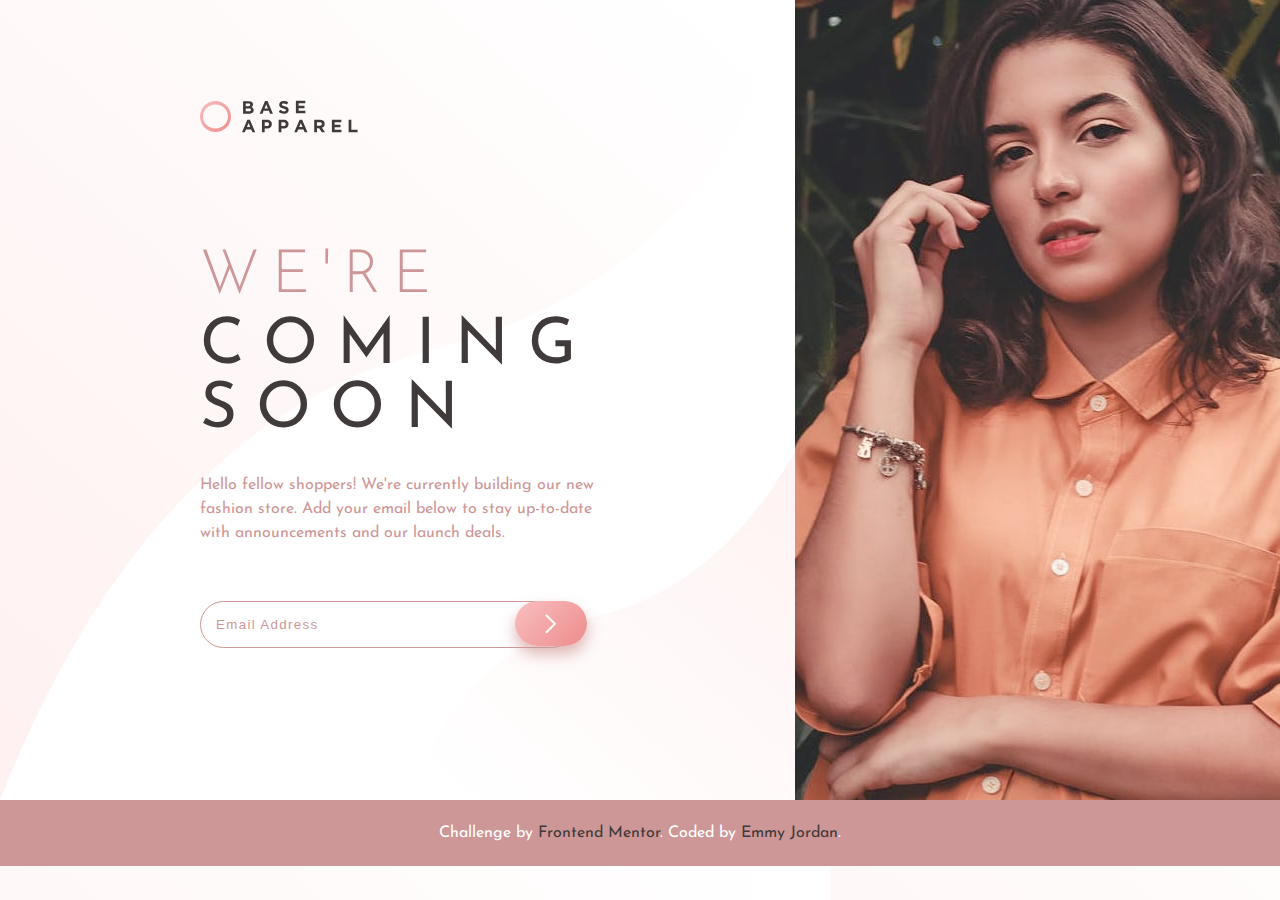
<file: index.html>
<!DOCTYPE html>
<html lang="en">
<head>
  <meta charset="UTF-8">
  <meta name="viewport" content="width=device-width, initial-scale=1.0">

  <link rel="icon" type="image/png" sizes="32x32" href="./images/favicon-32x32.png">
  <link href="style.css" rel="stylesheet" type="text/css">
  <link href="https://fonts.googleapis.com/css?family=Josefin+Sans:300,400,600&display=swap" rel="stylesheet">
  <title>Base Apparel | Coming Soon</title>

</head>
<body>
  
  <div class="main">
  <div class="content">
  <img src="./images/logo.svg" class="logo" alt="Base Apparel Logo">

    <br>
    <img src="./images/hero-mobile.jpg" class="small" alt="Model">
  <h1>We're</h1>
  <h2>coming soon</h2>
  <p>Hello fellow shoppers! We're currently building our new fashion store. 
  Add your email below to stay up-to-date with announcements and our launch deals.</p>

 

  <form>
    <input type="email" placeholder="Email Address" id="email_input" aria-label="email_input"></input>
    <input type="image" src="./images/icon-arrow.svg" alt="Submit" value="Submit">
  </form>
  </div>

    <img src="./images/hero-desktop.jpg" class="photo" alt="Model">

  </div>

  <footer>
    <p class="attribution">
      Challenge by <a href="https://www.frontendmentor.io?ref=challenge" target="_blank">Frontend Mentor</a>. 
      Coded by <a href="https://github.com/emmy-html">Emmy Jordan</a>.
    </p>
  </footer>
</body>
</html>
</file>
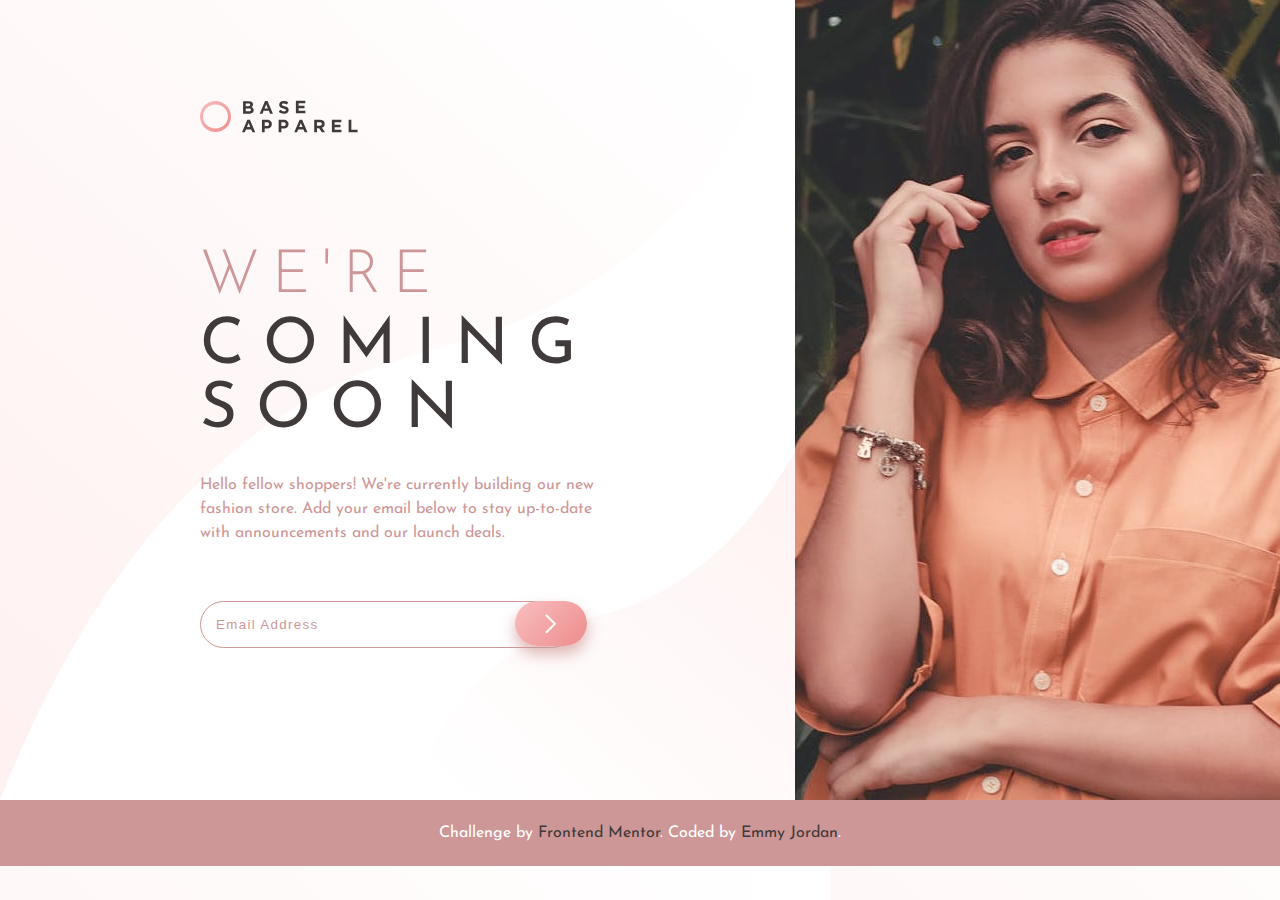
<file: base-apparel-coming-soon-master/index.html>
<!DOCTYPE html>
<html lang="en">
<head>
  <meta charset="UTF-8">
  <meta name="viewport" content="width=device-width, initial-scale=1.0">

  <link rel="icon" type="image/png" sizes="32x32" href="./images/favicon-32x32.png">
  <link href="style.css" rel="stylesheet" type="text/css">
  <link href="https://fonts.googleapis.com/css?family=Josefin+Sans:300,400,600&display=swap" rel="stylesheet">
  <title>Base Apparel | Coming Soon</title>

</head>
<body>
  <div class="main">
  <div class="content">
  <img src="./images/logo.svg" class="logo"><br>
  <h1>We're</h1>
  <h2>coming soon</h2>

  <p>Hello fellow shoppers! We're currently building our new fashion store. 
  Add your email below to stay up-to-date with announcements and our launch deals.</p>

 

  <form>
    <input type="email" placeholder="Email Address" id="email_input"></input>
    <input type="image" src="./images/icon-arrow.svg" alt="Submit" value="Submit">
  </form>
  </div>

    <img src="./images/hero-desktop.jpg" class="photo">

  </div>

  <footer>
    <p class="attribution">
      Challenge by <a href="https://www.frontendmentor.io?ref=challenge" target="_blank">Frontend Mentor</a>. 
      Coded by <a href="https://github.com/emmy-html">Emmy Jordan</a>.
    </p>
  </footer>
</body>
</html>
</file>
<file: style.css>
/* Small Screens */

@media only screen and (max-width: 600px) {
    body {
        margin: 0;
        padding: 0;
        font-family: 'Josefin Sans', sans;
        font-size: 16px;
        background-image: url('./images/bg-pattern-desktop.svg'); 
        color: hsl(0, 6%, 24%);
    }
    .content {
        width: 100%;
    }
    .logo {
        padding: 40px;
    }
    .small {
        width: 100%;
        height: 100%;
        margin: 0 auto;
    }
    .photo {
        display: none;
    }
    h1 {
        color: hsl(0, 36%, 70%);
        font-weight: 300;
        text-transform: uppercase;
        font-size: 60px;
        letter-spacing: 0.2em;
        margin-bottom: -45px;
        padding-top: 50px;
        text-align: center;
    }
    
    h2 {
        text-transform: uppercase;
        font-size: 4em;
        font-weight: 400;
        letter-spacing: 0.3em;
        margin-bottom: 30px;
        text-align: center;
    }
    p {
        text-align: center;
        color: hsl(0, 36%, 70%);
        line-height: 1.5em;
        padding: 25px 50px;
    }
    form {
        padding: 10px;
        display: inline-flex;
        position: relative;
        width: 70%;
        margin-left: 45px;
        margin-bottom: 35px;
    }
    
    input[type=email] {
        border: 1px solid hsl(0, 36%, 70%);
        border-radius: 2em;
        padding: 15px;
        width: 100%;
    }
    
    input[type=email]:focus {
        outline: none;
    }
    
    input[type=email]:invalid {
        border: 1px solid red;
    }
    
    input::placeholder {
        color: hsl(0, 36%, 70%);
        letter-spacing: 0.1em;
    }
    
    input[type=image] {
        position: absolute;
        padding: 12.5px 30px;
        margin-left: 84%;
        border-radius: 2em;
        background: linear-gradient(135deg, hsl(0, 80%, 86%), hsl(0, 74%, 74%));
        box-shadow: 0 8px 15px hsl(0, 36%, 70%, 0.7);
    }
    
    input[type=image]:hover {
        outline: none;
        background: linear-gradient(135deg, hsl(0, 0%, 100%), hsl(0, 80%, 86%));
    }
    
    footer {
        text-align: center;
        background-color: hsl(0, 36%, 70%);
        margin-bottom: -25px;
    }

    p.attribution {
        color: white;
    }
    
    p.attribution a {
        color: hsl(0, 6%, 24%);
        text-decoration: none;
    }
    
    p.attribution a:hover {
        text-decoration: underline;
    }
}

/* Large Screens */

@media only screen and (min-width: 601px) {

body {
    margin: 0;
    padding: 0;
    font-family: 'Josefin Sans', sans;
    font-size: 16px;
    background-image: url('./images/bg-pattern-desktop.svg'); 
    color: hsl(0, 6%, 24%);
}

.logo {
    padding-bottom: 70px;
}

.small {
    display: none;
}

h1 {
    color: hsl(0, 36%, 70%);
    font-weight: 300;
    text-transform: uppercase;
    font-size: 60px;
    letter-spacing: 0.2em;
    margin-bottom: -45px;
}

h2 {
    text-transform: uppercase;
    font-size: 4em;
    font-weight: 400;
    letter-spacing: 0.3em;
    margin-bottom: 30px;
}

p {
    color: hsl(0, 36%, 70%);
    line-height: 1.5em;
}

.main {
    display: flex;
    width: 100%;
    margin: 0 auto;
}

.content {
    flex-direction: row;
    margin: 0 auto;
    width: 50%;
    padding: 100px 200px;

}

.photo img {
    height: 100%;
}

form {
    padding-top: 40px;
    display: inline-flex;
    position: relative;
    width: 95%;
}

input[type=email] {
    border: 1px solid hsl(0, 36%, 70%);
    border-radius: 2em;
    padding: 15px;
    width: 100%;
}

input[type=email]:focus {
    outline: none;
}

input[type=email]:invalid {
    border: 1px solid red;
}

input::placeholder {
    color: hsl(0, 36%, 70%);
    letter-spacing: 0.1em;
}

input[type=image] {
    position: absolute;
    padding: 12.5px 30px;
    margin-left: 84%;
    border-radius: 2em;
    background: linear-gradient(135deg, hsl(0, 80%, 86%), hsl(0, 74%, 74%));
    box-shadow: 0 8px 15px hsl(0, 36%, 70%, 0.7);
}

input[type=image]:hover {
    outline: none;
    background: linear-gradient(135deg, hsl(0, 0%, 100%), hsl(0, 80%, 86%));
}


footer {
    text-align: center;
    background-color: hsl(0, 36%, 70%);
    padding: 5px 0px;
}

p.attribution {
    color: white;
}

p.attribution a {
    color: hsl(0, 6%, 24%);
    text-decoration: none;
}

p.attribution a:hover {
    text-decoration: underline;
}

}
</file>
<file: base-apparel-coming-soon-master/style.css>
body {
    margin: 0;
    padding: 0;
    font-family: 'Josefin Sans', sans;
    font-size: 16px;
    background-image: url('./images/bg-pattern-desktop.svg'); 
    color: hsl(0, 6%, 24%);
}

.logo {
    padding-bottom: 70px;
}

h1 {
    color: hsl(0, 36%, 70%);
    font-weight: 300;
    text-transform: uppercase;
    font-size: 60px;
    letter-spacing: 0.2em;
    margin-bottom: -45px;
}

h2 {
    text-transform: uppercase;
    font-size: 4em;
    font-weight: 400;
    letter-spacing: 0.3em;
    margin-bottom: 30px;
}

p {
    color: hsl(0, 36%, 70%);
    line-height: 1.5em;
}

.main {
    display: flex;
    width: 100%;
    margin: 0 auto;
}

.content {
    flex-direction: row;
    margin: 0 auto;
    width: 50%;
    padding: 100px 200px;

}

.photo img {
    height: 100%;
}

form {
    padding-top: 40px;
    display: inline-flex;
    position: relative;
    width: 95%;
}

input[type=email] {
    border: 1px solid hsl(0, 36%, 70%);
    border-radius: 2em;
    padding: 15px;
    width: 100%;
}

input[type=email]:focus {
    outline: none;
}

input[type=email]:invalid {
    border: 1px solid red;
}

input::placeholder {
    color: hsl(0, 36%, 70%);
    letter-spacing: 0.1em;
}

input[type=image] {
    position: absolute;
    padding: 12.5px 30px;
    margin-left: 84%;
    border-radius: 2em;
    background: linear-gradient(135deg, hsl(0, 80%, 86%), hsl(0, 74%, 74%));
    box-shadow: 0 8px 15px hsl(0, 36%, 70%, 0.7);
}

input[type=image]:hover {
    outline: none;
    background: linear-gradient(135deg, hsl(0, 0%, 100%), hsl(0, 80%, 86%));
}


footer {
    text-align: center;
    background-color: hsl(0, 36%, 70%);
    padding: 5px 0px;
}

p.attribution {
    color: white;
}

p.attribution a {
    color: hsl(0, 6%, 24%);
    text-decoration: none;
}

p.attribution a:hover {
    text-decoration: underline;
}
</file>
